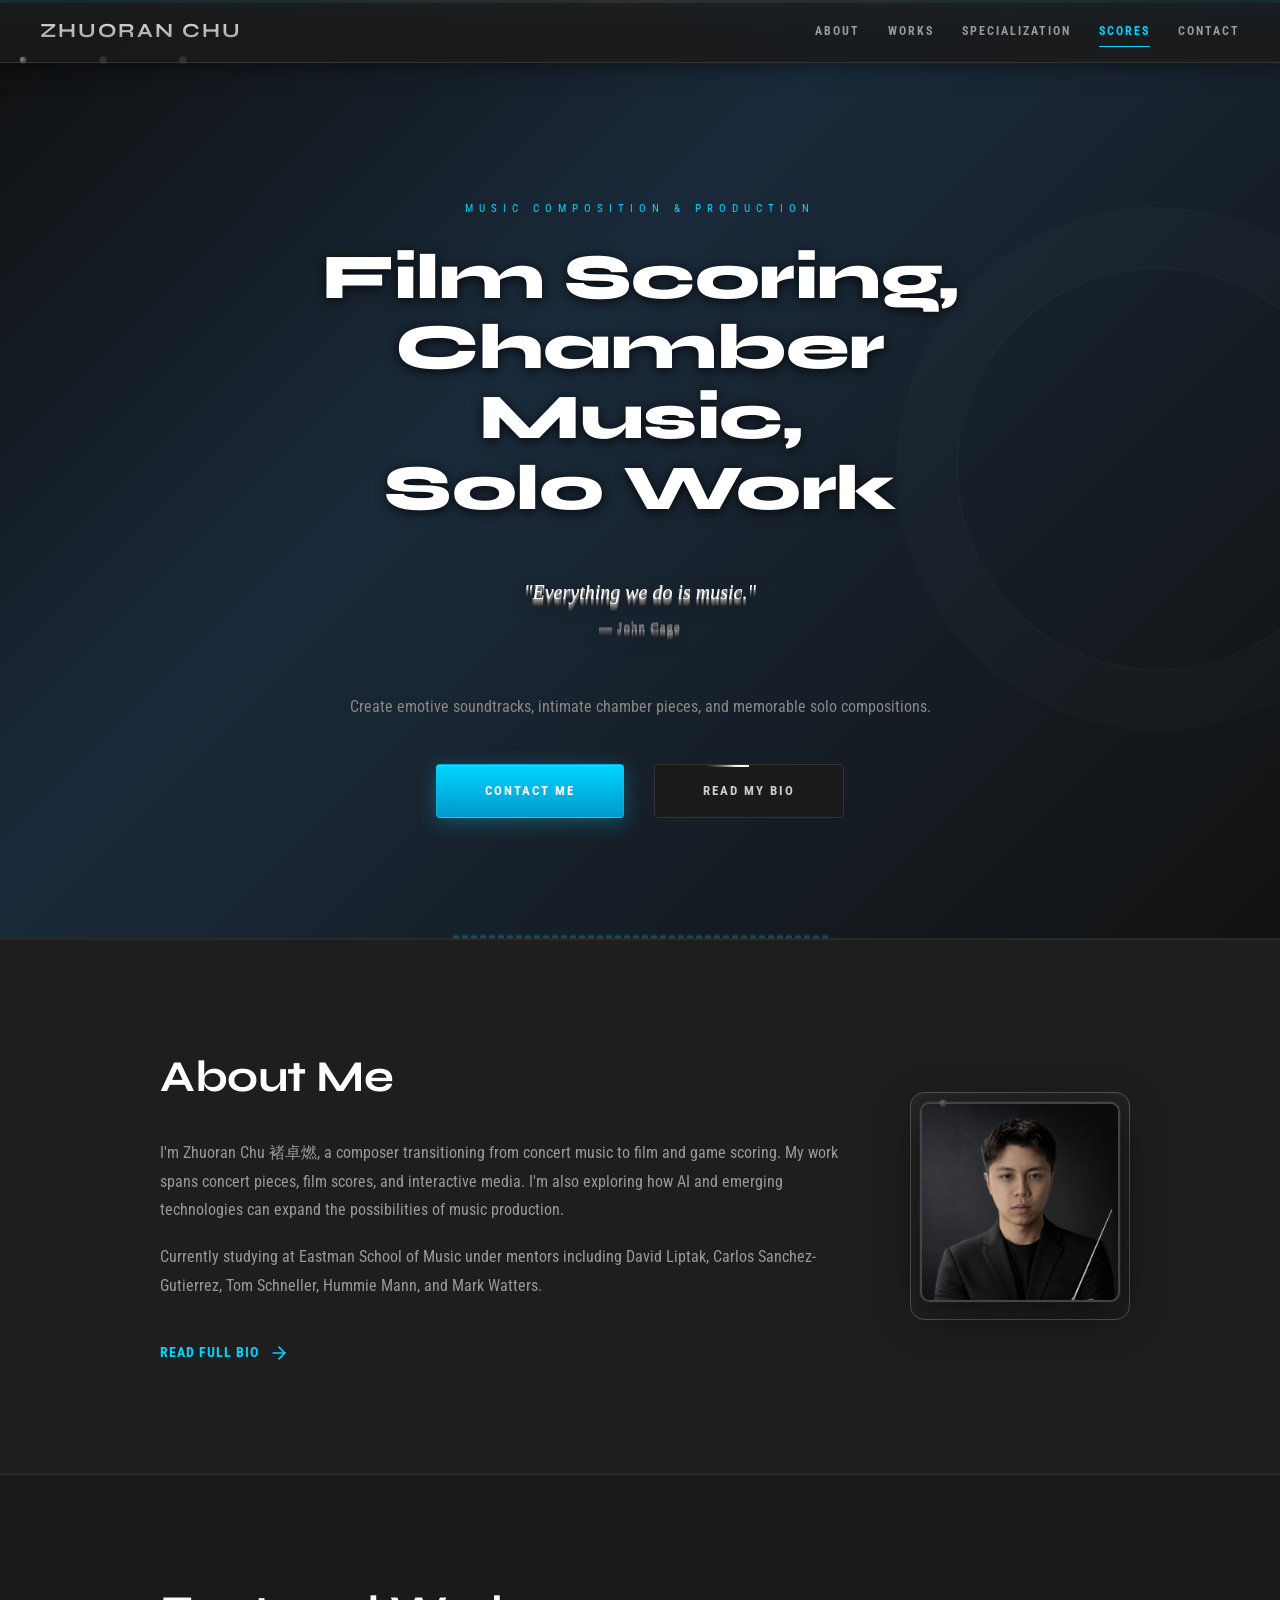
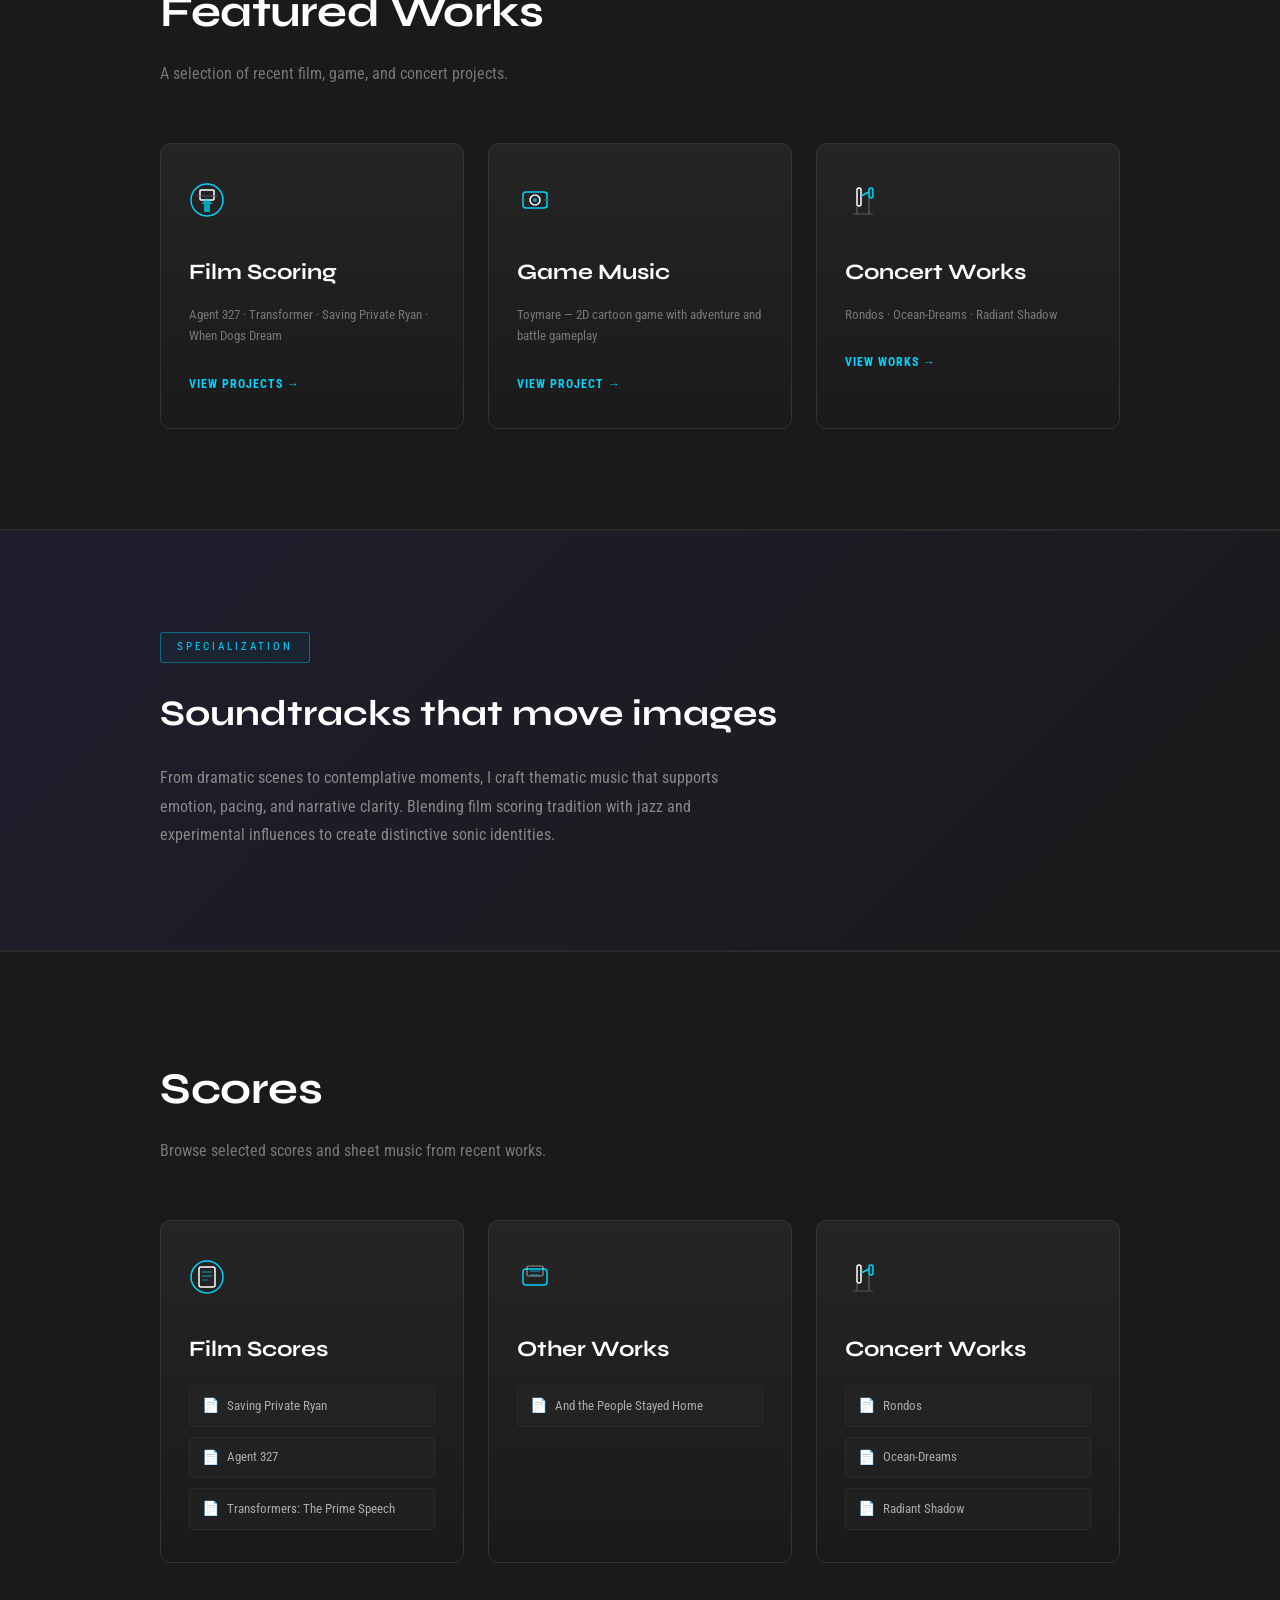
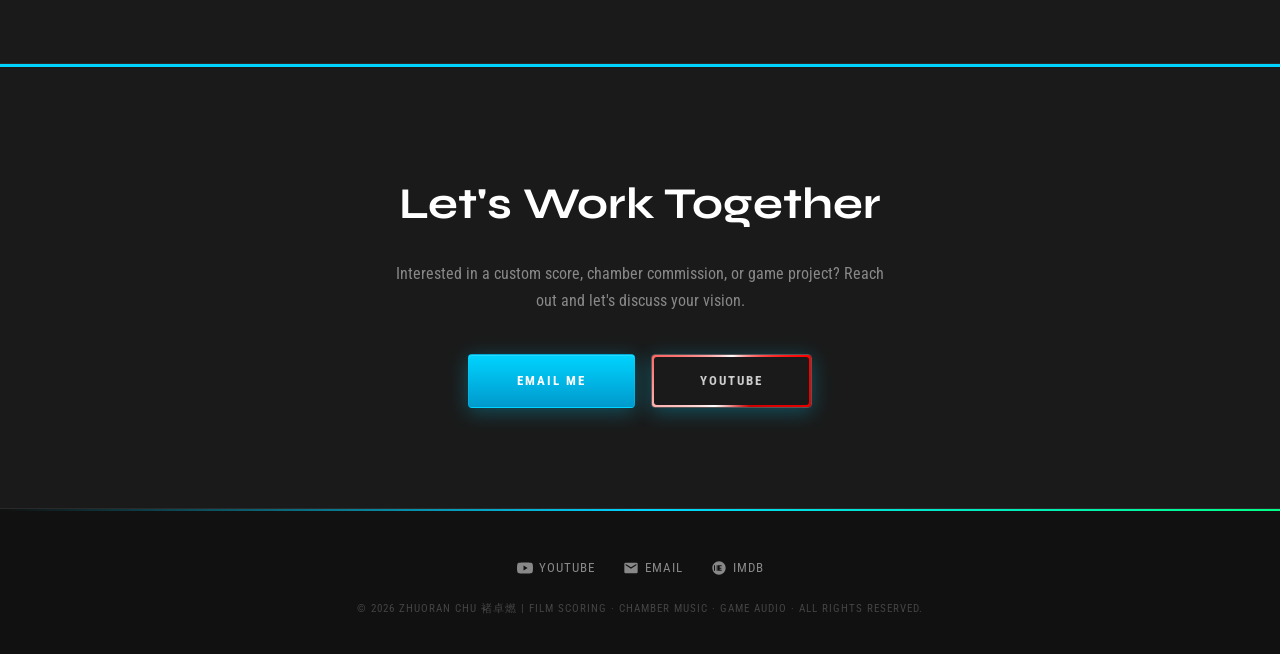
<file: index.html>
<!DOCTYPE html>
<html lang="en">
<head>
  <meta charset="UTF-8" />
  <meta name="viewport" content="width=device-width, initial-scale=1.0" />

  <!-- SEO Meta Tags -->
  <meta name="description" content="Zhuoran Chu 褚卓燃 — Film composer, chamber musician, and game audio specialist. Currently studying at Eastman School of Music under Hummie Mann and Mark Watters.">
  <meta name="keywords" content="Zhuoran Chu, 褚卓燃, film scoring, film composer, game audio, chamber music, concert works, Eastman School of Music, composer, music portfolio">
  <meta name="author" content="Zhuoran Chu">
  <meta name="robots" content="index, follow">
  <link rel="canonical" href="https://2rvcrybp4w-dotcom.github.io/zhuoranchu/">

  <!-- Open Graph (social sharing) -->
  <meta property="og:title" content="Zhuoran Chu 褚卓燃 | Composer & Film Scorer">
  <meta property="og:description" content="Film scoring, chamber music, and game audio. Currently studying at Eastman School of Music.">
  <meta property="og:image" content="https://2rvcrybp4w-dotcom.github.io/zhuoranchu/photo.png">
  <meta property="og:url" content="https://2rvcrybp4w-dotcom.github.io/zhuoranchu/">
  <meta property="og:type" content="website">
  <meta name="twitter:card" content="summary_large_image">
  <meta name="twitter:title" content="Zhuoran Chu 褚卓燃 | Composer & Film Scorer">
  <meta name="twitter:description" content="Film scoring, chamber music, and game audio. Eastman School of Music.">
  <meta name="twitter:image" content="https://2rvcrybp4w-dotcom.github.io/zhuoranchu/photo.png">

  <title>Zhuoran Chu 褚卓燃 | Film Scoring · Chamber Music · Game Audio</title>

  <!-- Favicon -->
  <link rel="icon" type="image/svg+xml" href="favicon.svg">
  <link rel="alternate icon" href="favicon.svg">

  <link rel="stylesheet" href="styles.css" />
  <link href="https://fonts.googleapis.com/css2?family=Syne:wght@400;700;800&family=Roboto+Condensed:wght@400;700&display=swap" rel="stylesheet" />

  <!-- Google Analytics (GA4) -->
  <!-- STEP: Replace G-XXXXXXXXXX with your real Measurement ID from analytics.google.com -->
  <script async src="https://www.googletagmanager.com/gtag/js?id=G-XXXXXXXXXX"></script>
  <script>
    window.dataLayer = window.dataLayer || [];
    function gtag(){dataLayer.push(arguments);}
    gtag('js', new Date());
    gtag('config', 'G-XXXXXXXXXX');
  </script>
</head>
<body>
  <canvas id="hero-particles" aria-hidden="true"></canvas>

  <!-- 导航栏 -->
  <nav class="navbar" role="navigation" aria-label="Main navigation">
    <a href="index.html" class="logo">Zhuoran Chu</a>
    <button class="hamburger" aria-label="Toggle menu" aria-expanded="false">
      <span></span><span></span><span></span>
    </button>
    <div class="nav-links">
      <a href="bio.html">About</a>
      <a href="#film">Works</a>
      <a href="#chamber">Specialization</a>
      <a href="#scores">Scores</a>
      <a href="#connect">Contact</a>
    </div>
  </nav>

  <!-- 回到顶部按钮 -->
  <button class="back-to-top" aria-label="Back to top" title="Back to top">
    <svg width="20" height="20" viewBox="0 0 24 24" fill="none" stroke="currentColor" stroke-width="2.5" stroke-linecap="round" stroke-linejoin="round" aria-hidden="true">
      <polyline points="18 15 12 9 6 15"></polyline>
    </svg>
  </button>

  <!-- HERO 区域 -->
  <header class="hero">
    <div class="hero-waveform" aria-hidden="true">
      <div class="bar"></div><div class="bar"></div><div class="bar"></div>
      <div class="bar"></div><div class="bar"></div><div class="bar"></div>
      <div class="bar"></div><div class="bar"></div><div class="bar"></div>
      <div class="bar"></div><div class="bar"></div><div class="bar"></div>
      <div class="bar"></div><div class="bar"></div><div class="bar"></div>
      <div class="bar"></div><div class="bar"></div><div class="bar"></div>
      <div class="bar"></div><div class="bar"></div><div class="bar"></div>
      <div class="bar"></div><div class="bar"></div><div class="bar"></div>
      <div class="bar"></div><div class="bar"></div><div class="bar"></div>
      <div class="bar"></div><div class="bar"></div><div class="bar"></div>
      <div class="bar"></div><div class="bar"></div><div class="bar"></div>
      <div class="bar"></div><div class="bar"></div><div class="bar"></div>
      <div class="bar"></div><div class="bar"></div><div class="bar"></div>
      <div class="bar"></div><div class="bar"></div><div class="bar"></div>
    </div>
    <div class="hero-content">
      <p class="eyebrow">Music Composition & Production</p>
      <h1>Film Scoring,<br>Chamber Music,<br>Solo Work</h1>

      <!-- John Cage 名言 -->
      <blockquote class="hero-quote">
        "Everything we do is music."
        <cite>— John Cage</cite>
      </blockquote>

      <p class="hero-subtitle">Create emotive soundtracks, intimate chamber pieces, and memorable solo compositions.</p>
      <div style="display:flex; justify-content:center; gap:16px; flex-wrap:wrap; margin-top:12px;">
        <a class="button" href="#connect">Contact Me</a>
        <a class="button button-outline button-flow" href="bio.html">Read My Bio</a>
      </div>
    </div>
  </header>

  <main>
    <!-- 个人简介 -->
    <section id="about" class="section intro fade-in">
      <div class="container bio-portal">
        <div class="bio-text">
          <h2>About Me</h2>
          <p>I'm Zhuoran Chu 褚卓燃, a composer transitioning from concert music to film and game scoring. My work spans concert pieces, film scores, and interactive media. I'm also exploring how AI and emerging technologies can expand the possibilities of music production.</p>
          <p>Currently studying at Eastman School of Music under mentors including David Liptak, Carlos Sanchez-Gutierrez, Tom Schneller, Hummie Mann, and Mark Watters.</p>
          <a href="bio.html" class="portal-link">
            <span>Read Full Bio</span>
            <svg width="20" height="20" viewBox="0 0 24 24" fill="none" stroke="currentColor" stroke-width="2" stroke-linecap="round" stroke-linejoin="round" aria-hidden="true"><line x1="5" y1="12" x2="19" y2="12"></line><polyline points="12 5 19 12 12 19"></polyline></svg>
          </a>
        </div>
        <div class="bio-visual">
          <img src="photo.png" alt="Zhuoran Chu 褚卓燃" class="bio-photo" width="200" height="200" />
        </div>
      </div>
    </section>

    <!-- 精选项目 -->
    <section id="film" class="section projects fade-in">
      <div class="container">
        <h2>Featured Works</h2>
        <p class="section-desc">A selection of recent film, game, and concert projects.</p>

        <div class="project-grid">

          <a href="bio.html#film-projects" class="project-card">
            <div class="project-icon" aria-hidden="true">
              <svg width="36" height="36" viewBox="0 0 36 36" fill="none">
                <circle cx="18" cy="18" r="16" stroke="#00d4ff" stroke-width="1.5" fill="none"/>
                <rect x="11" y="8" width="14" height="10" rx="1" stroke="#fff" stroke-width="1.5" fill="none"/>
                <polygon points="15,22 15,30 21,30 21,22 24,22 18,16 12,22" fill="#00d4ff" opacity="0.7"/>
                <line x1="8" y1="14" x2="28" y2="14" stroke="#555" stroke-width="1"/>
              </svg>
            </div>
            <h3>Film Scoring</h3>
            <p>Agent 327 · Transformer · Saving Private Ryan · When Dogs Dream</p>
            <span class="project-tag">View Projects →</span>
          </a>

          <a href="bio.html#game-projects" class="project-card">
            <div class="project-icon" aria-hidden="true">
              <svg width="36" height="36" viewBox="0 0 36 36" fill="none">
                <rect x="6" y="10" width="24" height="16" rx="3" stroke="#00d4ff" stroke-width="1.5" fill="none"/>
                <circle cx="18" cy="18" r="5" stroke="#fff" stroke-width="1.5" fill="none"/>
                <circle cx="18" cy="18" r="2" fill="#00d4ff" opacity="0.7"/>
                <line x1="18" y1="8" x2="18" y2="13" stroke="#555" stroke-width="1"/>
                <line x1="18" y1="23" x2="18" y2="28" stroke="#555" stroke-width="1"/>
                <line x1="4" y1="18" x2="9" y2="18" stroke="#555" stroke-width="1"/>
                <line x1="27" y1="18" x2="32" y2="18" stroke="#555" stroke-width="1"/>
              </svg>
            </div>
            <h3>Game Music</h3>
            <p>Toymare — 2D cartoon game with adventure and battle gameplay</p>
            <span class="project-tag">View Project →</span>
          </a>

          <a href="bio.html#concert-works" class="project-card">
            <div class="project-icon" aria-hidden="true">
              <svg width="36" height="36" viewBox="0 0 36 36" fill="none">
                <path d="M12 8 Q12 6 14 6 Q16 6 16 8 L16 22 Q16 24 14 24 Q12 24 12 22 Z" stroke="#fff" stroke-width="1.5" fill="none"/>
                <line x1="16" y1="14" x2="24" y2="10" stroke="#00d4ff" stroke-width="1.5"/>
                <path d="M24 8 Q24 6 26 6 Q28 6 28 8 L28 14 Q28 16 26 16 Q24 16 24 14 Z" stroke="#00d4ff" stroke-width="1.5" fill="rgba(0,212,255,0.1)"/>
                <line x1="12" y1="24" x2="12" y2="32" stroke="#555" stroke-width="1.5"/>
                <line x1="24" y1="16" x2="24" y2="32" stroke="#555" stroke-width="1.5"/>
                <line x1="8" y1="32" x2="28" y2="32" stroke="#555" stroke-width="1"/>
              </svg>
            </div>
            <h3>Concert Works</h3>
            <p>Rondos · Ocean-Dreams · Radiant Shadow</p>
            <span class="project-tag">View Works →</span>
          </a>

        </div>
      </div>
    </section>

    <!-- 专业领域 -->
    <section id="chamber" class="section feature fade-in">
      <div class="container">
        <span class="section-label">Specialization</span>
        <h3>Soundtracks that move images</h3>
        <p>From dramatic scenes to contemplative moments, I craft thematic music that supports emotion, pacing, and narrative clarity. Blending film scoring tradition with jazz and experimental influences to create distinctive sonic identities.</p>
      </div>
    </section>

    <!-- 乐谱展示 -->
    <section id="scores" class="section projects fade-in">
      <div class="container">
        <h2>Scores</h2>
        <p class="section-desc">Browse selected scores and sheet music from recent works.</p>
        <div class="project-grid">

          <div class="project-card scores-card">
            <div class="project-icon" aria-hidden="true">
              <svg width="36" height="36" viewBox="0 0 36 36" fill="none">
                <circle cx="18" cy="18" r="16" stroke="#00d4ff" stroke-width="1.5" fill="none"/>
                <rect x="10" y="8" width="16" height="20" rx="2" stroke="#fff" stroke-width="1.5" fill="none"/>
                <line x1="13" y1="13" x2="23" y2="13" stroke="#00d4ff" stroke-width="1.2" opacity="0.7"/>
                <line x1="13" y1="17" x2="23" y2="17" stroke="#00d4ff" stroke-width="1.2" opacity="0.7"/>
                <line x1="13" y1="21" x2="19" y2="21" stroke="#00d4ff" stroke-width="1.2" opacity="0.5"/>
              </svg>
            </div>
            <h3>Film Scores</h3>
            <ul class="score-list">
              <li><a href="https://drive.google.com/file/d/1OtIEwL588-wnYQe7NsPPlqk8oJp0aldB/view?usp=share_link" target="_blank" rel="noopener" class="score-item-link"><span class="score-pdf-icon">📄</span>Saving Private Ryan</a></li>
              <li><a href="https://drive.google.com/file/d/1Y-80aCygW_6Rzpm2pCK62wFdzVC5MmRe/view?usp=share_link" target="_blank" rel="noopener" class="score-item-link"><span class="score-pdf-icon">📄</span>Agent 327</a></li>
              <li><a href="https://drive.google.com/file/d/1J6GC-4nx4tSla6WbUXd6vlPrMot19gZW/view?usp=share_link" target="_blank" rel="noopener" class="score-item-link"><span class="score-pdf-icon">📄</span>Transformers: The Prime Speech</a></li>
            </ul>
          </div>

          <div class="project-card scores-card">
            <div class="project-icon" aria-hidden="true">
              <svg width="36" height="36" viewBox="0 0 36 36" fill="none">
                <rect x="6" y="10" width="24" height="16" rx="3" stroke="#00d4ff" stroke-width="1.5" fill="none"/>
                <rect x="10" y="7" width="16" height="10" rx="1.5" stroke="#fff" stroke-width="1.2" fill="none" opacity="0.5"/>
                <line x1="13" y1="12" x2="23" y2="12" stroke="#00d4ff" stroke-width="1.2" opacity="0.7"/>
                <line x1="13" y1="16" x2="23" y2="16" stroke="#00d4ff" stroke-width="1.2" opacity="0.7"/>
              </svg>
            </div>
            <h3>Other Works</h3>
            <ul class="score-list">
              <li><a href="https://drive.google.com/file/d/1f8PsBPyqyWcxM_6cQhI_CrwLkIhS036y/view?usp=share_link" target="_blank" rel="noopener" class="score-item-link"><span class="score-pdf-icon">📄</span>And the People Stayed Home</a></li>
            </ul>
          </div>

          <div class="project-card scores-card">
            <div class="project-icon" aria-hidden="true">
              <svg width="36" height="36" viewBox="0 0 36 36" fill="none">
                <path d="M12 8 Q12 6 14 6 Q16 6 16 8 L16 22 Q16 24 14 24 Q12 24 12 22 Z" stroke="#fff" stroke-width="1.5" fill="none"/>
                <line x1="16" y1="14" x2="24" y2="10" stroke="#00d4ff" stroke-width="1.5"/>
                <path d="M24 8 Q24 6 26 6 Q28 6 28 8 L28 14 Q28 16 26 16 Q24 16 24 14 Z" stroke="#00d4ff" stroke-width="1.5" fill="rgba(0,212,255,0.1)"/>
                <line x1="12" y1="24" x2="12" y2="32" stroke="#555" stroke-width="1.5"/>
                <line x1="24" y1="16" x2="24" y2="32" stroke="#555" stroke-width="1.5"/>
                <line x1="8" y1="32" x2="28" y2="32" stroke="#555" stroke-width="1"/>
              </svg>
            </div>
            <h3>Concert Works</h3>
            <ul class="score-list">
              <li><a href="https://drive.google.com/file/d/1aKgz5CF9iiDbMD5j0Pm9JGi_QLsQjZ_T/view?usp=share_link" target="_blank" rel="noopener" class="score-item-link"><span class="score-pdf-icon">📄</span>Rondos</a></li>
              <li><a href="https://drive.google.com/file/d/1dSFUlwbS0R5qd_gnSuY568WB0B-NfpHY/view?usp=share_link" target="_blank" rel="noopener" class="score-item-link"><span class="score-pdf-icon">📄</span>Ocean-Dreams</a></li>
              <li><a href="https://drive.google.com/file/d/1bFmt8yCs2KrjwwfqCIkrbMqhQAINqcVK/view?usp=share_link" target="_blank" rel="noopener" class="score-item-link"><span class="score-pdf-icon">📄</span>Radiant Shadow</a></li>
            </ul>
          </div>

        </div>
      </div>
    </section>

    <!-- 视频弹窗 -->
    <div id="yt-modal" class="yt-modal" role="dialog" aria-modal="true" aria-label="Video player">
      <div class="yt-modal-backdrop"></div>
      <div class="yt-modal-box">
        <button class="yt-modal-close" aria-label="Close video">&times;</button>
        <div class="yt-modal-embed">
          <iframe id="yt-modal-iframe" src="" frameborder="0"
            allow="accelerometer; autoplay; clipboard-write; encrypted-media; gyroscope; picture-in-picture"
            allowfullscreen></iframe>
        </div>
      </div>
    </div>

    <!-- 联系 -->
    <section id="connect" class="section contact fade-in">
      <div class="container">
        <h2>Let's Work Together</h2>
        <p>Interested in a custom score, chamber commission, or game project? Reach out and let's discuss your vision.</p>
        <div class="contact-buttons">
          <a class="button" href="mailto:zhuorango2022@163.com" aria-label="Email Zhuoran Chu">Email Me</a>
          <a class="button button-flow-yt" href="https://www.youtube.com/@Zhuoran-gy2zw" target="_blank" rel="noopener" aria-label="Visit Zhuoran's YouTube channel">YouTube</a>
        </div>
      </div>
    </section>
  </main>

  <!-- Footer -->
  <footer>
    <div class="footer-links">
      <a href="https://www.youtube.com/@Zhuoran-gy2zw" target="_blank" rel="noopener" aria-label="YouTube">
        <svg viewBox="0 0 24 24" aria-hidden="true"><path d="M23.5 6.2a3 3 0 0 0-2.1-2.1C19.5 3.6 12 3.6 12 3.6s-7.5 0-9.4.5A3 3 0 0 0 .5 6.2 31.4 31.4 0 0 0 0 12a31.4 31.4 0 0 0 .5 5.8 3 3 0 0 0 2.1 2.1c1.9.5 9.4.5 9.4.5s7.5 0 9.4-.5a3 3 0 0 0 2.1-2.1c.5-1.9.5-5.8.5-5.8s0-3.9-.5-5.8zM9.8 15.8V8.2L15.9 12l-6.1 3.8z"/></svg>
        YouTube
      </a>
      <a href="mailto:zhuorango2022@163.com" aria-label="Email">
        <svg viewBox="0 0 24 24" aria-hidden="true"><path d="M20 4H4a2 2 0 0 0-2 2v12a2 2 0 0 0 2 2h16a2 2 0 0 0 2-2V6a2 2 0 0 0-2-2zm0 4l-8 5-8-5V6l8 5 8-5v2z"/></svg>
        Email
      </a>
      <a href="https://www.imdb.com/" target="_blank" rel="noopener" aria-label="IMDB">
        <svg viewBox="0 0 24 24" aria-hidden="true"><path d="M12 2C6.5 2 2 6.5 2 12s4.5 10 10 10 10-4.5 10-10S17.5 2 12 2zm-1.5 14h-2v-4.5H6V16H4.5V8H6v3.5h2.5V8H10v8zm4.5 0h-4.5V8H16v1.5h-3v2h2.5v1.5H13V14.5h3V16z"/></svg>
        IMDB
      </a>
    </div>
    <p class="footer-copy">© 2026 Zhuoran Chu 褚卓燃 | Film Scoring · Chamber Music · Game Audio · All Rights Reserved.</p>
  </footer>

  <script>
    // 回到顶部按钮逻辑
    const backToTop = document.querySelector('.back-to-top');

    window.addEventListener('scroll', () => {
      if (window.scrollY > 400) {
        backToTop.classList.add('visible');
      } else {
        backToTop.classList.remove('visible');
      }
    });

    backToTop.addEventListener('click', () => {
      window.scrollTo({ top:0, behavior: 'smooth' });
    });

    // 导航栏滚动效果
    const navbar = document.querySelector('.navbar');
    window.addEventListener('scroll', () => {
      if (window.scrollY > 50) {
        navbar.classList.add('scrolled');
      } else {
        navbar.classList.remove('scrolled');
      }
    });

    // 滚动触发动画
    const fadeEls = document.querySelectorAll('.fade-in');
    const scrollObserver = new IntersectionObserver((entries) => {
      entries.forEach(entry => {
        if (entry.isIntersecting) {
          entry.target.classList.add('visible');
          scrollObserver.unobserve(entry.target);
        }
      });
    }, { threshold: 0.15 });

    fadeEls.forEach(el => scrollObserver.observe(el));

    // ===== 汉堡菜单 =====
    var hamburger = document.querySelector('.hamburger');
    var navLinksEl = document.querySelector('.nav-links');

    hamburger.addEventListener('click', function() {
      hamburger.classList.toggle('active');
      navLinksEl.classList.toggle('open');
      var expanded = hamburger.getAttribute('aria-expanded') === 'true';
      hamburger.setAttribute('aria-expanded', !expanded);
    });

    // 点击导航链接后自动关闭菜单
    navLinksEl.querySelectorAll('a').forEach(function(link) {
      link.addEventListener('click', function() {
        hamburger.classList.remove('active');
        navLinksEl.classList.remove('open');
        hamburger.setAttribute('aria-expanded', 'false');
      });
    });

    // ===== 导航栏滚动高亮 =====
    var sections = document.querySelectorAll('section[id]');
    var navLinks = document.querySelectorAll('.nav-links a[href^="#"]');

    var sectionObserver = new IntersectionObserver(function(entries) {
      entries.forEach(function(entry) {
        if (entry.isIntersecting) {
          var id = entry.target.getAttribute('id');
          navLinks.forEach(function(link) {
            link.classList.remove('active');
            if (link.getAttribute('href') === '#' + id) {
              link.classList.add('active');
            }
          });
        }
      });
    }, { rootMargin: '-30% 0px -70% 0px' });

    sections.forEach(function(sec) { sectionObserver.observe(sec); });

    // ===== 全屏粒子动画（金色 + 红色） =====
    (function() {
      var canvas = document.getElementById('hero-particles');
      if (!canvas) return;

      var ctx = canvas.getContext('2d');
      var particles = [];

      function resize() {
        canvas.width  = window.innerWidth;
        canvas.height = window.innerHeight;
      }

      document.addEventListener('mousemove', function(e) {
        var count = Math.random() > 0.4 ? 3 : 2;
        for (var i = 0; i < count; i++) {
          var isGold = Math.random() > 0.45;
          var hue   = isGold ? (30 + Math.random() * 20) : (Math.random() * 15);
          var sat   = isGold ? (85 + Math.random() * 15) : (90 + Math.random() * 10);
          var light = 60 + Math.random() * 15;
          particles.push({
            x:     e.clientX + (Math.random() - 0.5) * 18,
            y:     e.clientY + (Math.random() - 0.5) * 18,
            r:     Math.random() * 2.8 + 0.8,
            dx:    (Math.random() - 0.5) * 0.7,
            dy:    (Math.random() - 0.5) * 0.4 - 0.5,
            life:  1,
            decay: Math.random() * 0.01 + 0.005,
            hue:   hue,
            sat:   sat,
            light: light
          });
        }
      });

      function animate() {
        ctx.clearRect(0, 0, canvas.width, canvas.height);
        particles = particles.filter(function(p) { return p.life > 0.05; });

        for (var i = 0; i < particles.length; i++) {
          var p = particles[i];
          p.x    += p.dx;
          p.y    += p.dy;
          p.life -= p.decay;

          var alpha   = p.life * 0.7;
          var col     = 'hsla(' + p.hue + ', ' + p.sat + '%, ' + p.light + '%, ' + alpha + ')';
          var colGlow = 'hsla(' + p.hue + ', ' + p.sat + '%, ' + p.light + '%, ' + (alpha * 0.12) + ')';

          ctx.beginPath();
          ctx.arc(p.x, p.y, p.r * p.life, 0, Math.PI * 2);
          ctx.fillStyle = col;
          ctx.fill();

          ctx.beginPath();
          ctx.arc(p.x, p.y, p.r * p.life * 3, 0, Math.PI * 2);
          ctx.fillStyle = colGlow;
          ctx.fill();
        }

        requestAnimationFrame(animate);
      }

      window.addEventListener('resize', resize);
      resize();
      animate();
    })();
    // ===== YouTube 缩略图弹窗播放 =====
    var ytModal = document.getElementById('yt-modal');
    var ytIframe = document.getElementById('yt-modal-iframe');

    document.querySelectorAll('.yt-thumb-card').forEach(function(card) {
      card.querySelector('.yt-play-btn').addEventListener('click', function() {
        var vid = card.getAttribute('data-videoid');
        ytIframe.src = 'https://www.youtube.com/embed/' + vid + '?autoplay=1&rel=0';
        ytModal.classList.add('open');
        document.body.style.overflow = 'hidden';
      });
    });

    function closeYtModal() {
      ytModal.classList.remove('open');
      ytIframe.src = '';
      document.body.style.overflow = '';
    }

    document.querySelector('.yt-modal-close').addEventListener('click', closeYtModal);
    document.querySelector('.yt-modal-backdrop').addEventListener('click', closeYtModal);
    document.addEventListener('keydown', function(e) {
      if (e.key === 'Escape') closeYtModal();
    });

  </script>

</body>
</html>
</file>
<file: styles.css>
/* ===== 工业机械风 · 全面升级版 ===== */

@import url('https://fonts.googleapis.com/css2?family=Syne:wght@400;700;800&family=Roboto+Condensed:wght@400;700&display=swap');

/* ===== 全局设置 ===== */
* {
  margin: 0;
  padding: 0;
  box-sizing: border-box;
}

html {
  scroll-behavior: smooth;
}

body {
  font-family: 'Roboto Condensed', 'Helvetica Neue', Arial, sans-serif;
  color: #e0e0e0;
  line-height: 1.7;
  background: #1a1a1a;
  background-image:
    repeating-linear-gradient(0deg, transparent, transparent 40px, rgba(255,255,255,0.018) 40px, rgba(255,255,255,0.018) 41px),
    repeating-linear-gradient(90deg, transparent, transparent 40px, rgba(255,255,255,0.018) 40px, rgba(255,255,255,0.018) 41px);
}

/* 无障碍：减少动画 */
@media (prefers-reduced-motion: reduce) {
  *,
  *::before,
  *::after {
    animation-duration: 0.01ms !important;
    animation-iteration-count: 1 !important;
    transition-duration: 0.01ms !important;
  }
  
  html {
    scroll-behavior: auto;
  }
}

/* ===== 焦点样式（无障碍） ===== */
:focus-visible {
  outline: 2px solid #00d4ff;
  outline-offset: 3px;
  border-radius: 2px;
}

/* ===== 导航栏（Sticky + 毛玻璃） ===== */
.navbar {
  display: flex;
  justify-content: space-between;
  align-items: center;
  padding: 14px 40px;
  background: rgba(26, 26, 26, 0.85);
  backdrop-filter: blur(12px);
  -webkit-backdrop-filter: blur(12px);
  position: fixed;
  top: 0; left: 0; right: 0;
  z-index: 1000;
  border-bottom: 1px solid #333;
  box-shadow: 0 2px 20px rgba(0,0,0,0.5);
  transition: background 0.3s;
}

.navbar.scrolled {
  background: rgba(20, 20, 20, 0.95);
}

/* 金属铆钉装饰 */
.navbar::before {
  content: '';
  position: absolute;
  bottom: -1px;
  left: 20px;
  width: 6px; height: 6px;
  border-radius: 50%;
  background: radial-gradient(circle at 30% 30%, #888, #333);
  box-shadow:
    0 0 0 1px rgba(255,255,255,0.08),
    80px 0 0 0 #333,
    80px 0 0 1px rgba(255,255,255,0.08),
    160px 0 0 0 #333,
    160px 0 0 1px rgba(255,255,255,0.08);
}

.logo {
  font-family: 'Syne', 'Roboto Condensed', Arial, sans-serif;
  font-size: 20px;
  font-weight: 700;
  color: transparent;
  background: linear-gradient(180deg, #f0f0f0, #888);
  -webkit-background-clip: text;
  -webkit-text-fill-color: transparent;
  text-decoration: none;
  letter-spacing: 2px;
  text-transform: uppercase;
  position: relative;
}

.logo::after {
  content: '';
  position: absolute;
  bottom: -3px; left: 0; right: 0;
  height: 2px;
  background: linear-gradient(90deg, transparent, #00d4ff, transparent);
  opacity: 0;
  transition: opacity 0.3s;
}

.logo:hover::after {
  opacity: 1;
}

.nav-links {
  display: flex;
  gap: 28px;
  align-items: center;
}

.nav-links a {
  color: #999;
  text-decoration: none;
  font-size: 12px;
  font-weight: 700;
  letter-spacing: 2px;
  text-transform: uppercase;
  transition: color 0.25s;
  position: relative;
  padding: 4px 0;
}

.nav-links a:hover,
.nav-links a.active {
  color: #00d4ff;
}

.nav-links a::after {
  content: '';
  position: absolute;
  bottom: -2px; left: 0;
  width: 0; height: 1px;
  background: #00d4ff;
  transition: width 0.3s ease;
}

.nav-links a:hover::after,
.nav-links a.active::after {
  width: 100%;
}

/* ===== 汉堡菜单按钮 ===== */
.hamburger {
  display: none;
  flex-direction: column;
  gap: 5px;
  background: none;
  border: none;
  cursor: pointer;
  padding: 8px;
  z-index: 1001;
}

.hamburger span {
  display: block;
  width: 24px;
  height: 2px;
  background: #ccc;
  border-radius: 2px;
  transition: transform 0.3s ease, opacity 0.3s ease;
}

.hamburger.active span:nth-child(1) {
  transform: translateY(7px) rotate(45deg);
}

.hamburger.active span:nth-child(2) {
  opacity: 0;
}

.hamburger.active span:nth-child(3) {
  transform: translateY(-7px) rotate(-45deg);
}

/* ===== 回到顶部按钮 ===== */
.back-to-top {
  position: fixed;
  bottom: 32px;
  right: 32px;
  width: 44px;
  height: 44px;
  border-radius: 50%;
  background: rgba(0, 212, 255, 0.9);
  color: #fff;
  border: none;
  cursor: pointer;
  display: flex;
  align-items: center;
  justify-content: center;
  opacity: 0;
  visibility: hidden;
  transform: translateY(16px);
  transition: opacity 0.3s ease, transform 0.3s ease, visibility 0.3s;
  z-index: 999;
  box-shadow: 0 4px 16px rgba(0, 212, 255, 0.3);
}

.back-to-top.visible {
  opacity: 1;
  visibility: visible;
  transform: translateY(0);
}

.back-to-top:hover {
  background: #00d4ff;
  box-shadow: 0 6px 24px rgba(0, 212, 255, 0.45);
  transform: translateY(-2px);
}
/* ===== 通用区块 ===== */

/* ===== HERO 区域 ===== */
.hero {
  background: linear-gradient(135deg, #0f0f0f, #1a2a3a 40%, #111 100%);
  color: #fff;
  padding: 200px 20px 120px;
  text-align: center;
  position: relative;
  overflow: hidden;
  border-bottom: 1px solid #2a2a2a;
}

/* 顶部金属光带 */
.hero::before {
  content: '';
  position: absolute;
  top: 0; left: 0; right: 0;
  height: 3px;
  background: linear-gradient(90deg, #00d4ff, #fff, #00d4ff);
  box-shadow: 0 0 20px rgba(0,212,255,0.5);
}

/* 齿轮装饰背景 */
.hero::after {
  content: '';
  position: absolute;
  right: -80px;
  top: 50%;
  width: 400px; height: 400px;
  border: 2px solid rgba(255,255,255,0.03);
  border-radius: 50%;
  transform: translateY(-50%);
  pointer-events: none;
  box-shadow:
    0 0 0 60px rgba(255,255,255,0.01),
    0 0 0 120px rgba(255,255,255,0.005);
  animation: spin 60s linear infinite;
  will-change: transform;
}

/* ===== Hero 音频波形背景 ===== */
.hero-waveform {
  position: absolute;
  bottom: 0;
  left: 0;
  right: 0;
  height: 200px;
  display: flex;
  align-items: flex-end;
  justify-content: center;
  gap: 3px;
  padding: 0 10vw;
  z-index: 0;
  pointer-events: none;
  opacity: 0.35;
}

.hero-waveform .bar {
  flex: 1;
  max-width: 6px;
  min-height: 4px;
  border-radius: 2px 2px 0 0;
  background: linear-gradient(0deg, #00d4ff, rgba(0,212,255,0.15));
  animation: waveform-bar 1.8s ease-in-out infinite alternate;
  will-change: height;
}

/* 每根条形图不同高度和速度 */
.hero-waveform .bar:nth-child(odd)  { animation-duration: 1.3s; }
.hero-waveform .bar:nth-child(3n)  { animation-duration: 2.1s; }
.hero-waveform .bar:nth-child(5n)  { animation-duration: 1.7s; }
.hero-waveform .bar:nth-child(7n)  { animation-duration: 2.4s; }
.hero-waveform .bar:nth-child(11n) { animation-duration: 1.1s; }

@keyframes waveform-bar {
  0%   { height: 8px;  opacity: 0.3; }
  25%  { height: 45px; opacity: 0.7; }
  50%  { height: 20px; opacity: 0.5; }
  75%  { height: 60px; opacity: 0.9; }
  100% { height: 12px; opacity: 0.4; }
}

@keyframes spin {
  from { transform: translateY(-50%) rotate(0deg); }
  to   { transform: translateY(-50%) rotate(360deg); }
}

/* ===== 全屏粒子画布 ===== */
#hero-particles {
  position: fixed;
  top: 0; left: 0;
  width: 100vw; height: 100vh;
  z-index: 9999;
  pointer-events: none;
}

.hero-content {
  max-width: 740px;
  margin: 0 auto;
  position: relative;
  z-index: 1;
}

.eyebrow {
  font-family: 'Roboto Condensed', Arial, sans-serif;
  font-size: 11px;
  letter-spacing: 6px;
  text-transform: uppercase;
  opacity: 0.45;
  margin-bottom: 24px;
  color: #00d4ff;
}

.hero h1 {
  font-family: 'Syne', 'Roboto Condensed', Arial, sans-serif;
  font-size: 64px;
  font-weight: 800;
  line-height: 1.1;
  margin-bottom: 32px;
  letter-spacing: -0.5px;
  color: #fff;
  text-shadow: 0 2px 12px rgba(0,0,0,0.8);
}

.hero-quote {
  font-family: Georgia, 'Times New Roman', serif;
  font-size: 20px;
  font-style: italic;
  color: #fff;
  margin-bottom: 36px;
  padding: 20px 0;
  text-align: center;
  line-height: 1.6;
  text-shadow:
    0 1px 0 #999,
    0 2px 0 #888,
    0 3px 0 #777,
    0 4px 0 #666,
    0 5px 0 #555,
    0 6px 0 #444,
    0 7px 0 #333,
    0 8px 15px rgba(0,0,0,0.6);
}

.hero-quote cite {
  display: block;
  font-size: 13px;
  font-style: normal;
  color: #666;
  margin-top: 8px;
  letter-spacing: 1px;
}

.hero-subtitle {
  font-size: 16px;
  color: #888;
  margin-bottom: 44px;
  font-weight: 400;
  line-height: 1.7;
}

/* 按钮 */
.button {
  display: inline-block;
  background: linear-gradient(180deg, #00d4ff, #0099cc);
  color: #fff;
  padding: 15px 48px;
  border-radius: 4px;
  text-decoration: none;
  font-weight: 700;
  font-size: 13px;
  letter-spacing: 2px;
  text-transform: uppercase;
  transition: transform 0.25s ease, box-shadow 0.25s ease, background 0.25s;
  box-shadow:
    0 4px 20px rgba(0,212,255,0.3),
    inset 0 1px 0 rgba(255,255,255,0.15);
  border: 1px solid rgba(0,212,255,0.3);
  cursor: pointer;
  position: relative;
  overflow: hidden;
}

.button::before {
  content: '';
  position: absolute;
  top: 0; left: -100%;
  width: 100%; height: 100%;
  background: linear-gradient(90deg, transparent, rgba(255,255,255,0.1), transparent);
  transition: left 0.5s;
}

.button:hover::before {
  left: 100%;
}

.button:hover {
  transform: translateY(-3px);
  box-shadow:
    0 8px 35px rgba(0,212,255,0.45),
    inset 0 1px 0 rgba(255,255,255,0.2);
  background: linear-gradient(180deg, #00e5ff, #00aadd);
}

.button-outline {
  background: transparent;
  border: 1px solid #555;
  color: #ccc;
  box-shadow: none;
  margin-left: 14px;
}

.button-outline:hover {
  border-color: #00d4ff;
  color: #00d4ff;
  background: rgba(0,212,255,0.06);
  transform: translateY(-3px);
}

/* ===== 流动边框按钮 ===== */
.button-flow {
  position: relative;
  border: 1px solid #333;
  background: #1a1a1a;
  color: #ccc;
  overflow: hidden;
  z-index: 1;
}

/* 流动白色单线层：用 conic-gradient 模拟一条光点顺时针走 */
.button-flow::before {
  content: '';
  position: absolute;
  z-index: -2;
  left: -50%;
  top: -50%;
  width: 200%;
  height: 200%;
  background: conic-gradient(
    from 0deg,
    transparent 0deg,
    transparent 300deg,
    rgba(255,255,255,0.9) 330deg,
    rgba(255,255,255,1) 345deg,
    rgba(255,255,255,0.9) 360deg
  );
  animation: rotate-border 6s linear infinite;
}

/* 内层遮罩（透出边框细线） */
.button-flow::after {
  content: '';
  position: absolute;
  z-index: -1;
  left: 2px;
  top: 2px;
  width: calc(100% - 4px);
  height: calc(100% - 4px);
  background: #1a1a1a;
  border-radius: 3px;
  transition: background 0.3s ease;
}

.button-flow:hover::after {
  background: rgba(255, 255, 255, 0.05);
}

.button-flow:hover {
  color: #fff;
  box-shadow: 0 0 16px rgba(255, 255, 255, 0.15);
}

@keyframes rotate-border {
  0% {
    transform: rotate(0deg);
  }
  100% {
    transform: rotate(360deg);
  }
}

/* ===== YouTube 流动边框按钮（白+红，与 .button-flow 同模式） ===== */
.button-flow-yt {
  position: relative;
  border: 1px solid #555;
  background: #1a1a1a;
  color: #ccc;
  overflow: hidden;
  z-index: 1;
}

/* 流动渐变边框层 - 白色+红色 */
.button-flow-yt::before {
  content: '';
  position: absolute;
  z-index: -2;
  left: -50%;
  top: -50%;
  width: 200%;
  height: 200%;
  background: conic-gradient(
    from 0deg,
    #fff,
    #ff0000,
    #cc0000,
    #fff,
    #ff6666,
    #fff
  );
  animation: rotate-border 3s linear infinite;
}

/* 内层遮罩（透出边框） */
.button-flow-yt::after {
  content: '';
  position: absolute;
  z-index: -1;
  left: 2px;
  top: 2px;
  width: calc(100% - 4px);
  height: calc(100% - 4px);
  background: #1a1a1a;
  border-radius: 3px;
  transition: background 0.3s ease;
}

.button-flow-yt:hover::after {
  background: rgba(255, 255, 255, 0.15);
}

.button-flow-yt:hover {
  color: #cc0000;
  background: #fff !important;
  box-shadow: 0 8px 25px rgba(255, 0, 0, 0.3) !important;
}

/* ===== 通用区块 ===== */
.section {
  padding: 100px 20px;
  position: relative;
}

.container {
  max-width: 960px;
  margin: 0 auto;
}

/* ===== ABOUT + 照片 ===== */
.intro {
  background: #1e1e1e;
  border-top: 1px solid #2a2a2a;
  border-bottom: 1px solid #2a2a2a;
}

.bio-portal {
  display: flex;
  align-items: center;
  gap: 60px;
}

.bio-text {
  flex: 1;
}

.bio-text h2 {
  font-family: 'Syne', 'Roboto Condensed', Arial, sans-serif;
  font-size: 44px;
  font-weight: 700;
  margin-bottom: 24px;
  color: #fff;
  letter-spacing: -0.5px;
}

.bio-text p {
  font-size: 16px;
  color: #999;
  margin-bottom: 18px;
  line-height: 1.8;
}

/* "Read Full Bio" 箭头滑动效果 */
.portal-link {
  display: inline-flex;
  align-items: center;
  gap: 10px;
  color: #00d4ff;
  text-decoration: none;
  font-weight: 700;
  font-size: 14px;
  letter-spacing: 1px;
  text-transform: uppercase;
  margin-top: 14px;
  transition: gap 0.3s ease, color 0.25s;
  padding: 8px 0;
}

.portal-link:hover {
  gap: 18px;
  color: #00e5ff;
}

.portal-link svg {
  transition: transform 0.3s ease;
  flex-shrink: 0;
}

.portal-link:hover svg {
  transform: translateX(4px);
}

.bio-visual {
  flex-shrink: 0;
  position: relative;
}

/* 照片金属边框 + 阴影 */
.bio-photo {
  width: 200px;
  height: 200px;
  border-radius: 10px;
  object-fit: cover;
  border: 2px solid #444;
  box-shadow:
    0 10px 40px rgba(0,0,0,0.6),
    0 0 0 1px rgba(255,255,255,0.06),
    inset 0 0 30px rgba(0,0,0,0.3);
  transition: transform 0.3s ease, box-shadow 0.3s ease;
  will-change: transform;
}

.bio-photo:hover {
  transform: scale(1.02);
  box-shadow:
    0 14px 50px rgba(0,0,0,0.7),
    0 0 0 1px rgba(0,212,255,0.15),
    inset 0 0 30px rgba(0,0,0,0.3);
}

/* 照片呼吸灯脉动 */
@keyframes breathe-glow {
  0%, 100% {
    border-color: #444;
    box-shadow: 0 10px 40px rgba(0,0,0,0.6), 0 0 0 1px rgba(255,255,255,0.06), inset 0 0 30px rgba(0,0,0,0.3);
  }
  50% {
    border-color: rgba(0,212,255,0.5);
    box-shadow: 0 10px 40px rgba(0,0,0,0.6), 0 0 15px rgba(0,212,255,0.25), 0 0 0 1px rgba(0,212,255,0.2), inset 0 0 30px rgba(0,0,0,0.3);
  }
}

.bio-photo {
  animation: breathe-glow 4s ease-in-out infinite;
}

/* 照片外框金属装饰 */
.bio-visual::before {
  content: '';
  position: absolute;
  top: -10px; left: -10px; right: -10px; bottom: -10px;
  border: 1px solid #555;
  border-radius: 14px;
  background: linear-gradient(135deg, rgba(255,255,255,0.04), transparent);
  pointer-events: none;
}

.bio-visual::after {
  content: '';
  position: absolute;
  top: -2px; left: 20px;
  width: 6px; height: 6px;
  border-radius: 50%;
  background: radial-gradient(circle at 30% 30%, #666, #333);
  box-shadow: 0 0 0 1px rgba(255,255,255,0.08);
  pointer-events: none;
}

/* ===== 精选项目 ===== */
.projects {
  background: #1a1a1a;
  border-top: 1px solid #2a2a2a;
  border-bottom: 1px solid #2a2a2a;
}

.projects h2 {
  font-family: 'Syne', 'Roboto Condensed', Arial, sans-serif;
  font-size: 44px;
  font-weight: 700;
  margin-bottom: 10px;
  color: #fff;
  letter-spacing: -0.5px;
}

/* ===== Film Scoring 卡片（含视频缩略图） ===== */
.project-card-film {
  display: flex;
  flex-direction: column;
  text-decoration: none;
  color: inherit;
}

.project-video-thumb {
  position: relative;
  width: 100%;
  padding-top: 56.25%;
  overflow: hidden;
  border-radius: 8px 8px 0 0;
  background: #000;
  cursor: pointer;
}

.project-thumb-img {
  position: absolute;
  top: 0; left: 0;
  width: 100%; height: 100%;
  object-fit: cover;
  filter: brightness(0.8);
  transition: transform 0.4s ease, filter 0.4s ease;
}

.project-card-film:hover .project-thumb-img {
  transform: scale(1.04);
  filter: brightness(0.65);
}

.yt-play-sm {
  position: absolute;
  top: 50%; left: 50%;
  transform: translate(-50%, -50%);
  background: none;
  border: none;
  cursor: pointer;
  transition: transform 0.2s ease;
  filter: drop-shadow(0 3px 10px rgba(0,0,0,0.6));
}

.project-card-film:hover .yt-play-sm {
  transform: translate(-50%, -50%) scale(1.15);
}

.project-card-body {
  flex: 1;
  padding: 24px 28px 28px;
}

.project-card-body .project-icon {
  font-size: 32px;
  margin-bottom: 16px;
  display: inline-block;
}

.project-card-body h3 {
  font-family: 'Syne', 'Roboto Condensed', Arial, sans-serif;
  font-size: 22px;
  font-weight: 700;
  margin-bottom: 12px;
  color: #fff;
}

.project-card-body p {
  font-size: 13px;
  color: #777;
  margin-bottom: 18px;
  line-height: 1.65;
}

.project-card-body .project-tag {
  display: inline-block;
  font-size: 12px;
  font-weight: 700;
  color: #00d4ff;
  letter-spacing: 1px;
  text-transform: uppercase;
  text-decoration: none;
  transition: letter-spacing 0.3s ease;
}

.project-card-film:hover .project-tag {
  letter-spacing: 2px;
}

/* ===== Scores 谱子列表卡片 ===== */
.scores-card {
  cursor: default;
}

.scores-card:hover {
  transform: translateY(-8px);
  box-shadow: 0 24px 60px rgba(0,0,0,0.55);
  border-color: rgba(0,212,255,0.4);
}

.score-list {
  list-style: none;
  margin-top: 16px;
  display: flex;
  flex-direction: column;
  gap: 10px;
}

.score-item-link {
  display: flex;
  align-items: center;
  gap: 8px;
  font-size: 13px;
  color: #aaa;
  text-decoration: none;
  padding: 8px 12px;
  border-radius: 4px;
  border: 1px solid #2a2a2a;
  background: rgba(255,255,255,0.02);
  transition: color 0.2s, border-color 0.2s, background 0.2s;
}

.score-item-link:hover {
  color: #00d4ff;
  border-color: rgba(0,212,255,0.35);
  background: rgba(0,212,255,0.04);
}

.score-pdf-icon {
  font-size: 14px;
  flex-shrink: 0;
}

/* ===== Scores 谱子展示（旧样式保留兼容） ===== */
.score-tile {
  position: relative;
}

.score-link {
  display: inline-block;
  margin-top: 12px;
  font-size: 12px;
  font-weight: 700;
  color: #00d4ff;
  letter-spacing: 1px;
  text-transform: uppercase;
  text-decoration: none;
  transition: letter-spacing 0.3s ease, color 0.2s;
}

.score-link:hover {
  letter-spacing: 2px;
  color: #00e5ff;
}


.section-desc {
  color: #777;
  font-size: 16px;
  margin-bottom: 56px;
  max-width: 520px;
}

.project-grid {
  display: flex;
  gap: 24px;
}

.project-card {
  flex: 1;
  background: linear-gradient(180deg, #252525, #1a1a1a);
  padding: 36px 28px 32px;
  border-radius: 10px;
  border: 1px solid #333;
  text-decoration: none;
  color: inherit;
  transition: transform 0.3s ease, box-shadow 0.3s ease, border-color 0.3s ease;
  position: relative;
  overflow: hidden;
  will-change: transform;
}

.project-card::before {
  content: '';
  position: absolute;
  top: 0; left: 0; right: 0;
  height: 3px;
  background: linear-gradient(90deg, #00d4ff, transparent);
  opacity: 0;
  transition: opacity 0.3s ease;
}

.project-card:hover {
  transform: translateY(-8px);
  box-shadow: 0 24px 60px rgba(0,0,0,0.55);
  border-color: rgba(0,212,255,0.4);
}

.project-card:hover::before {
  opacity: 1;
}

.project-icon {
  font-size: 32px;
  margin-bottom: 20px;
  display: inline-block;
  transition: transform 0.3s ease;
}

.project-card:hover .project-icon {
  transform: scale(1.15);
}

.project-card h3 {
  font-family: 'Syne', 'Roboto Condensed', Arial, sans-serif;
  font-size: 22px;
  font-weight: 700;
  margin-bottom: 12px;
  color: #fff;
  letter-spacing: 0;
}

.project-card p {
  font-size: 13px;
  color: #777;
  margin-bottom: 22px;
  line-height: 1.65;
}

.project-tag {
  display: inline-block;
  font-size: 12px;
  font-weight: 700;
  color: #00d4ff;
  letter-spacing: 1px;
  text-transform: uppercase;
  transition: letter-spacing 0.3s ease;
}

.project-card:hover .project-tag {
  letter-spacing: 2px;
}

/* ===== FILM / GAMES 专区 ===== */
.feature {
  background: linear-gradient(135deg, #1e1e2e, #1a1a1a);
  border-top: 1px solid #2a2a2a;
  border-bottom: 1px solid #2a2a2a;
}

.section-label {
  display: inline-block;
  font-family: 'Roboto Condensed', Arial, sans-serif;
  font-size: 11px;
  letter-spacing: 3px;
  text-transform: uppercase;
  color: #00d4ff;
  border: 1px solid rgba(0,212,255,0.4);
  padding: 5px 16px;
  border-radius: 3px;
  margin-bottom: 20px;
  background: rgba(0,212,255,0.04);
}

.feature h3 {
  font-family: 'Syne', 'Roboto Condensed', Arial, sans-serif;
  font-size: 36px;
  font-weight: 700;
  margin-bottom: 20px;
  color: #fff;
}

.feature p {
  font-size: 16px;
  color: #888;
  max-width: 600px;
  line-height: 1.8;
}

/* ===== 卡片区 ===== */
.cards .container {
  display: flex;
  gap: 24px;
}

.card {
  flex: 1;
  background: linear-gradient(180deg, #252525, #1a1a1a);
  padding: 36px 30px;
  border-radius: 10px;
  border: 1px solid #333;
  transition: transform 0.3s ease, box-shadow 0.3s ease;
  will-change: transform;
}

.card:hover {
  transform: translateY(-6px);
  box-shadow: 0 20px 50px rgba(0,0,0,0.5);
  border-color: rgba(255,255,255,0.1);
}

.card h3 {
  font-family: 'Syne', 'Roboto Condensed', Arial, sans-serif;
  font-size: 22px;
  font-weight: 700;
  margin-bottom: 14px;
  color: #fff;
}

.card p {
  font-size: 15px;
  color: #888;
  line-height: 1.7;
}

/* ===== 作品展示格子 ===== */
.gallery {
  background: linear-gradient(135deg, #111, #1a1a2a);
  border-top: 1px solid #2a2a2a;
  color: #fff;
}

.gallery h2 {
  font-family: 'Syne', 'Roboto Condensed', Arial, sans-serif;
  font-size: 44px;
  font-weight: 700;
  margin-bottom: 12px;
  color: #fff;
  letter-spacing: -0.5px;
}

.gallery > .container > p {
  color: #666;
  margin-bottom: 56px;
  font-size: 16px;
}

.grid {
  display: flex;
  gap: 24px;
}

.tile {
  flex: 1;
  background: rgba(255,255,255,0.035);
  padding: 36px 24px 32px;
  border-radius: 10px;
  border: 1px solid #333;
  text-align: center;
  transition: transform 0.3s ease, border-color 0.3s ease, background 0.3s ease;
  position: relative;
  overflow: hidden;
  will-change: transform;
}

.tile::before {
  content: '';
  position: absolute;
  top: 0; left: 0; right: 0;
  height: 2px;
  background: linear-gradient(90deg, transparent, #00d4ff, transparent);
  opacity: 0;
  transition: opacity 0.3s ease;
}

.tile:hover {
  transform: translateY(-6px);
  border-color: rgba(0,212,255,0.35);
  background: rgba(0,212,255,0.03);
}

.tile:hover::before {
  opacity: 1;
}

.tile-icon {
  font-size: 30px;
  margin-bottom: 16px;
  display: inline-block;
  transition: transform 0.3s ease;
}

.tile:hover .tile-icon {
  transform: scale(1.2);
}

.tile h4 {
  font-family: 'Syne', 'Roboto Condensed', Arial, sans-serif;
  font-size: 20px;
  font-weight: 700;
  margin-bottom: 10px;
  color: #00d4ff;
}

.tile p {
  font-size: 14px;
  color: #666;
  margin-bottom: 18px;
  line-height: 1.6;
}

.tile-year {
  display: inline-block;
  font-family: 'Roboto Condensed', Arial, sans-serif;
  font-size: 12px;
  color: #a855f7;
  border: 1px solid rgba(168,85,247,0.4);
  padding: 3px 12px;
  border-radius: 3px;
  letter-spacing: 1px;
}

/* ===== 联系区 ===== */
.contact {
  background: #1a1a1a;
  text-align: center;
  border-top: 3px solid #00d4ff;
  border-bottom: 1px solid #2a2a2a;
}

.contact h2 {
  font-family: 'Syne', 'Roboto Condensed', Arial, sans-serif;
  font-size: 44px;
  font-weight: 700;
  margin-bottom: 18px;
  color: #fff;
}

.contact p {
  font-size: 16px;
  color: #888;
  margin-bottom: 40px;
  max-width: 500px;
  margin-left: auto;
  margin-right: auto;
}

.contact-buttons {
  display: flex;
  justify-content: center;
  gap: 16px;
  flex-wrap: wrap;
}

/* ===== 页面内容层（在粒子画布上方） ===== */
main {
  position: relative;
  z-index: 1;
}

footer {
  background: #111;
  color: #555;
  text-align: center;
  padding: 48px 20px 36px;
  font-size: 12px;
  letter-spacing: 1.5px;
  text-transform: uppercase;
  border-top: none;
  position: relative;
  z-index: 1;
  overflow: hidden;
}

/* Footer 顶部流动光带 */
footer::before {
  content: '';
  position: absolute;
  top: 0;
  left: 0;
  right: 0;
  height: 2px;
  background: linear-gradient(90deg, transparent, #00d4ff, #00ff88, #00d4ff, transparent);
  background-size: 200% 100%;
  animation: footer-glow-slide 4s linear infinite;
}

@keyframes footer-glow-slide {
  0%   { background-position: 100% 0; }
  100% { background-position: -100% 0; }
}

.footer-links {
  display: flex;
  justify-content: center;
  gap: 28px;
  margin-bottom: 20px;
  flex-wrap: wrap;
}

.footer-links a {
  color: #888;
  text-decoration: none;
  font-size: 13px;
  letter-spacing: 1px;
  text-transform: uppercase;
  transition: color 0.25s;
  display: inline-flex;
  align-items: center;
  gap: 6px;
}

.footer-links a:hover {
  color: #00d4ff;
}

.footer-links a svg {
  width: 16px;
  height: 16px;
  fill: currentColor;
  transition: fill 0.25s;
}

.footer-copy {
  color: #444;
  font-size: 11px;
  letter-spacing: 1px;
}

/* ===== YouTube 缩略图卡片 ===== */
.yt-thumb-wrap {
  position: relative;
  width: 100%;
  padding-top: 56.25%;
  overflow: hidden;
  cursor: pointer;
  background: #000;
  border-radius: 8px 8px 0 0;
}

.yt-thumb-img {
  position: absolute;
  top: 0; left: 0;
  width: 100%; height: 100%;
  object-fit: cover;
  transition: transform 0.4s ease, filter 0.4s ease;
  filter: brightness(0.85);
}

.yt-thumb-wrap:hover .yt-thumb-img {
  transform: scale(1.04);
  filter: brightness(0.7);
}

.yt-play-btn {
  position: absolute;
  top: 50%; left: 50%;
  transform: translate(-50%, -50%) scale(1);
  background: none;
  border: none;
  cursor: pointer;
  transition: transform 0.2s ease;
  filter: drop-shadow(0 4px 16px rgba(0,0,0,0.6));
}

.yt-thumb-wrap:hover .yt-play-btn {
  transform: translate(-50%, -50%) scale(1.12);
}

/* ===== YouTube 弹窗 ===== */
.yt-modal {
  display: none;
  position: fixed;
  inset: 0;
  z-index: 10000;
  align-items: center;
  justify-content: center;
}

.yt-modal.open {
  display: flex;
}

.yt-modal-backdrop {
  position: absolute;
  inset: 0;
  background: rgba(0,0,0,0.88);
  backdrop-filter: blur(6px);
}

.yt-modal-box {
  position: relative;
  z-index: 1;
  width: 90vw;
  max-width: 960px;
  border-radius: 10px;
  overflow: hidden;
  box-shadow: 0 24px 80px rgba(0,0,0,0.7);
  background: #000;
  animation: modal-pop 0.25s ease;
}

@keyframes modal-pop {
  from { transform: scale(0.92); opacity: 0; }
  to   { transform: scale(1);    opacity: 1; }
}

.yt-modal-embed {
  position: relative;
  width: 100%;
  padding-top: 56.25%;
}

.yt-modal-embed iframe {
  position: absolute;
  top: 0; left: 0;
  width: 100%; height: 100%;
  border: none;
}

.yt-modal-close {
  position: absolute;
  top: -42px; right: 0;
  background: rgba(255,255,255,0.12);
  border: none;
  color: #fff;
  font-size: 28px;
  width: 36px; height: 36px;
  border-radius: 50%;
  cursor: pointer;
  display: flex;
  align-items: center;
  justify-content: center;
  line-height: 1;
  transition: background 0.2s;
  z-index: 2;
}

.yt-modal-close:hover {
  background: rgba(255,255,255,0.25);
}

/* ===== 游戏截图展示 ===== */
.game-highlight {
  flex-direction: column;
  gap: 32px;
}

@media (min-width: 769px) {
  .game-highlight {
    flex-direction: row;
    align-items: flex-start;
  }
}

.game-screenshots {
  flex-shrink: 0;
  width: 100%;
  max-width: 340px;
  display: flex;
  flex-direction: column;
  gap: 10px;
}

.game-shot--main {
  width: 100%;
  border-radius: 8px;
  object-fit: cover;
  border: 1px solid #333;
  transition: transform 0.3s ease, box-shadow 0.3s ease;
}

.game-shot--main:hover {
  transform: scale(1.02);
  box-shadow: 0 8px 30px rgba(0,0,0,0.5);
}

.game-shot-row {
  display: flex;
  gap: 10px;
}

.game-shot-row .game-shot {
  flex: 1;
  width: 0;
  border-radius: 6px;
  object-fit: cover;
  border: 1px solid #333;
  transition: transform 0.3s ease;
}

.game-shot-row .game-shot:hover {
  transform: scale(1.03);
}

/* ===== 视频展示区 ===== */
.videos {
  background: #1a1a1a;
  border-top: 1px solid #2a2a2a;
  border-bottom: 1px solid #2a2a2a;
}

.videos h2 {
  font-family: 'Syne', 'Roboto Condensed', Arial, sans-serif;
  font-size: 44px;
  font-weight: 700;
  margin-bottom: 10px;
  color: #fff;
  letter-spacing: -0.5px;
}

.videos > .container > p {
  color: #777;
  font-size: 16px;
  margin-bottom: 56px;
}

.video-grid {
  display: grid;
  grid-template-columns: repeat(auto-fit, minmax(280px, 1fr));
  gap: 32px;
}

.video-card {
  background: linear-gradient(180deg, #252525, #1a1a1a);
  border-radius: 10px;
  border: 1px solid #333;
  overflow: hidden;
  transition: transform 0.3s ease, box-shadow 0.3s ease, border-color 0.3s ease;
  will-change: transform;
}

.video-card:hover {
  transform: translateY(-6px);
  box-shadow: 0 20px 50px rgba(0,0,0,0.5);
  border-color: rgba(0,212,255,0.4);
}

.video-embed {
  position: relative;
  width: 100%;
  padding-top: 56.25%; /* 16:9 比例 */
  overflow: hidden;
}

.video-embed iframe {
  position: absolute;
  top: 0; left: 0;
  width: 100%;
  height: 100%;
  border: none;
}

.video-caption {
  padding: 18px 20px;
  font-size: 14px;
  color: #888;
  line-height: 1.5;
}

@media (max-width: 768px) {
  .video-grid {
    grid-template-columns: 1fr;
  }
}


/* ===== BIO 页面专属样式 ===== */
.bio-hero {
  background: linear-gradient(135deg, #0f0f0f, #1a2a3a 40%, #111 100%);
  color: #fff;
  padding: 200px 20px 100px;
  text-align: center;
  position: relative;
  border-bottom: 1px solid #2a2a2a;
}

.bio-hero::before {
  content: '';
  position: absolute;
  top: 0; left: 0; right: 0;
  height: 3px;
  background: linear-gradient(90deg, #00d4ff, #fff, #00d4ff);
  box-shadow: 0 0 20px rgba(0,212,255,0.5);
}

.bio-hero-content {
  max-width: 700px;
  margin: 0 auto;
}

.bio-hero h1 {
  font-family: 'Syne', 'Roboto Condensed', Arial, sans-serif;
  font-size: 52px;
  font-weight: 800;
  margin-bottom: 20px;
  color: #fff;
  letter-spacing: -1px;
  text-shadow: 0 2px 10px rgba(0,0,0,0.8);
}

.bio-tagline {
  font-size: 17px;
  color: #888;
}

.bio-page .bio-section {
  padding: 100px 20px;
  background: #1a1a1a;
}

.bio-page .bio-section:nth-child(even) {
  background: #1e1e1e;
}

.bio-grid {
  display: grid;
  grid-template-columns: 2fr 1fr;
  gap: 56px;
}

.bio-main h2 {
  font-family: 'Syne', 'Roboto Condensed', Arial, sans-serif;
  font-size: 34px;
  font-weight: 700;
  margin-bottom: 24px;
  color: #fff;
}

.bio-main p {
  font-size: 16px;
  color: #999;
  margin-bottom: 18px;
  line-height: 1.8;
}

.bio-sidebar {
  display: flex;
  flex-direction: column;
  gap: 0;
}

.bio-sidebar-photo {
  width: 100%;
  border-radius: 10px;
  object-fit: cover;
  margin-bottom: 22px;
  border: 1px solid #333;
  box-shadow: 0 8px 30px rgba(0,0,0,0.5);
  transition: transform 0.3s ease, box-shadow 0.3s ease;
  will-change: transform;
}

.bio-sidebar-photo:hover {
  transform: scale(1.01);
  box-shadow: 0 12px 40px rgba(0,0,0,0.6);
}

.info-card {
  background: linear-gradient(180deg, #252525, #1a1a1a);
  padding: 28px;
  border-radius: 10px;
  border: 1px solid #333;
  margin-bottom: 22px;
  transition: border-color 0.3s ease;
}

.info-card:hover {
  border-color: rgba(0,212,255,0.2);
}

.info-card h4 {
  font-family: 'Roboto Condensed', Arial, sans-serif;
  font-size: 12px;
  text-transform: uppercase;
  letter-spacing: 3px;
  color: #00d4ff;
  margin-bottom: 16px;
  padding-bottom: 12px;
  border-bottom: 1px solid #333;
}

.info-card p {
  font-size: 14px;
  color: #aaa;
  margin-bottom: 8px;
  line-height: 1.6;
}

.info-card .mentors {
  font-size: 12px;
  color: #666;
  font-style: italic;
}

.info-card .edu-year {
  font-size: 11px;
  color: #00d4ff;
  font-style: normal;
  font-weight: 600;
  opacity: 0.85;
}

.info-card ul {
  list-style: none;
}

.info-card ul li {
  font-size: 14px;
  color: #aaa;
  padding: 7px 0;
  border-bottom: 1px solid #222;
}

.info-card a {
  color: #00d4ff;
  text-decoration: none;
  transition: color 0.2s;
}

.info-card a:hover {
  color: #00e5ff;
}

/* 时间线 */
.timeline {
  display: flex;
  flex-direction: column;
  gap: 28px;
  margin-top: 36px;
}

.timeline-item {
  display: flex;
  gap: 24px;
  padding: 32px;
  background: linear-gradient(135deg, #252525, #1a1a1a);
  border-radius: 10px;
  border: 1px solid #333;
  border-left: 4px solid #00d4ff;
  transition: transform 0.3s ease, border-color 0.3s ease;
  will-change: transform;
}

.timeline-item:hover {
  transform: translateX(6px);
  border-color: #00d4ff;
}

.timeline-year {
  font-family: 'Roboto Condensed', Arial, sans-serif;
  font-size: 14px;
  font-weight: 700;
  color: #00d4ff;
  min-width: 50px;
  letter-spacing: 1px;
  padding-top: 2px;
}

.timeline-content h3 {
  font-family: 'Syne', 'Roboto Condensed', Arial, sans-serif;
  font-size: 22px;
  font-weight: 700;
  margin-bottom: 10px;
  color: #fff;
}

.timeline-content p {
  font-size: 15px;
  color: #888;
  line-height: 1.7;
}

/* 项目高亮 */
.project-highlight {
  display: flex;
  gap: 44px;
  align-items: flex-start;
  margin-top: 36px;
  padding: 44px;
  background: linear-gradient(135deg, #252525, #1a1a1a);
  border-radius: 10px;
  border: 1px solid #333;
}

.project-visual {
  font-size: 72px;
  line-height: 1;
  transition: transform 0.3s ease;
  will-change: transform;
}

.project-highlight:hover .project-visual {
  transform: scale(1.08);
}

.project-info h3 {
  font-family: 'Syne', 'Roboto Condensed', Arial, sans-serif;
  font-size: 26px;
  font-weight: 700;
  margin-bottom: 14px;
  color: #fff;
}

.project-info p {
  font-size: 16px;
  color: #888;
  margin-bottom: 12px;
  line-height: 1.7;
}

.project-note {
  font-size: 14px;
  color: #666;
  font-style: italic;
}

/* 作品列表 */
.works-list {
  display: flex;
  flex-direction: column;
  gap: 24px;
  margin-top: 36px;
}

.work-item {
  padding: 32px;
  background: linear-gradient(135deg, #252525, #1a1a1a);
  border-radius: 10px;
  border: 1px solid #333;
  transition: transform 0.3s ease, border-color 0.3s ease;
  will-change: transform;
}

.work-item:hover {
  transform: translateX(6px);
  border-color: rgba(0,212,255,0.4);
}

.work-item h3 {
  font-family: 'Syne', 'Roboto Condensed', Arial, sans-serif;
  font-size: 22px;
  font-weight: 700;
  margin-bottom: 12px;
  color: #fff;
}

.work-item p {
  font-size: 15px;
  color: #888;
  line-height: 1.7;
}

.performance-note {
  margin-top: 36px;
  padding: 22px 30px;
  background: rgba(0,212,255,0.03);
  border-radius: 10px;
  border-left: 4px solid #a855f7;
  border: 1px solid #333;
  border-left: 4px solid #a855f7;
}

.performance-note p {
  font-size: 15px;
  color: #888;
  margin: 0;
}

/* CTA */
.cta {
  text-align: center;
  background: #1a1a1a !important;
  border-top: 1px solid #2a2a2a;
  border-bottom: 1px solid #2a2a2a;
}

.cta h2 {
  font-family: 'Syne', 'Roboto Condensed', Arial, sans-serif;
  font-size: 36px;
  font-weight: 700;
  margin-bottom: 18px;
  color: #fff;
}

.cta p {
  font-size: 16px;
  color: #888;
  max-width: 600px;
  margin: 0 auto 24px;
}

.commission-types {
  font-size: 15px;
  color: #aaa;
  max-width: 640px;
  margin: 0 auto 40px;
  padding: 14px 20px;
  border: 1px solid #2e2e2e;
  border-radius: 6px;
  background: rgba(255,255,255,0.03);
  letter-spacing: 0.02em;
}

.commission-types strong {
  color: #00d4ff;
  font-weight: 600;
}

/* ===== 页面加载入场动画 ===== */
@keyframes fade-up-in {
  from {
    opacity: 0;
    transform: translateY(24px);
  }
  to {
    opacity: 1;
    transform: translateY(0);
  }
}

@keyframes fade-in-only {
  from { opacity: 0; }
  to   { opacity: 1; }
}

.hero-content .eyebrow {
  animation: fade-up-in 0.8s ease 0.2s both;
}

.hero-content h1 {
  animation: fade-up-in 0.8s ease 0.4s both;
}

.hero-content .hero-quote {
  animation: fade-up-in 0.8s ease 0.6s both;
}

.hero-content .hero-subtitle {
  animation: fade-up-in 0.8s ease 0.8s both;
}

.hero-content > div:last-child {
  animation: fade-up-in 0.8s ease 1s both;
}

.navbar .logo {
  animation: fade-in-only 1s ease 0.3s both;
}

.navbar .nav-links {
  animation: fade-in-only 1s ease 0.6s both;
}

/* ===== 滚动触发动画 ===== */
.fade-in {
  opacity: 0;
  transform: translateY(36px);
  transition: opacity 0.7s ease, transform 0.7s ease;
  will-change: opacity, transform;
}

.fade-in.visible {
  opacity: 1;
  transform: translateY(0);
}

/* 交错延迟（可选：给多个子元素用） */
.fade-in.delay-1 { transition-delay: 0.1s; }
.fade-in.delay-2 { transition-delay: 0.2s; }
.fade-in.delay-3 { transition-delay: 0.35s; }

/* ===== 响应式 ===== */
@media (max-width: 768px) {
  .hamburger {
    display: flex;
  }

  .nav-links {
    position: fixed;
    top: 0;
    right: -100%;
    width: 260px;
    height: 100vh;
    background: rgba(20, 20, 20, 0.97);
    backdrop-filter: blur(12px);
    -webkit-backdrop-filter: blur(12px);
    flex-direction: column;
    padding: 100px 40px 40px;
    gap: 28px;
    transition: right 0.35s ease;
    z-index: 1000;
    border-left: 1px solid #333;
  }

  .nav-links.open {
    right: 0;
  }

  .nav-links a {
    font-size: 14px;
    letter-spacing: 2px;
  }

  .navbar {
    padding: 12px 18px;
  }

  .hero h1 { font-size: 36px; }
  .hero { padding: 160px 20px 80px; }
  .hero-quote { font-size: 15px; padding: 16px 18px; }

  .bio-portal {
    flex-direction: column;
    gap: 36px;
  }
  .bio-photo {
    width: 150px;
    height: 150px;
  }

  .project-grid,
  .grid,
  .cards .container {
    flex-direction: column;
  }

  .bio-grid {
    grid-template-columns: 1fr;
  }

  .timeline-item {
    flex-direction: column;
    gap: 8px;
  }

  .project-highlight {
    flex-direction: column;
    gap: 24px;
    padding: 28px;
  }

  .contact-buttons {
    flex-direction: column;
    align-items: center;
  }
  .button-outline {
    margin-left: 0;
  }

  .footer-links {
    gap: 16px;
  }

  .back-to-top {
    bottom: 20px;
    right: 20px;
    width: 40px;
    height: 40px;
  }
}

@media (max-width: 480px) {
  .hero h1 { font-size: 28px; }
  .bio-text h2 { font-size: 32px; }
  .projects h2 { font-size: 32px; }
  .gallery h2 { font-size: 32px; }
  .contact h2 { font-size: 32px; }
}
</file>
